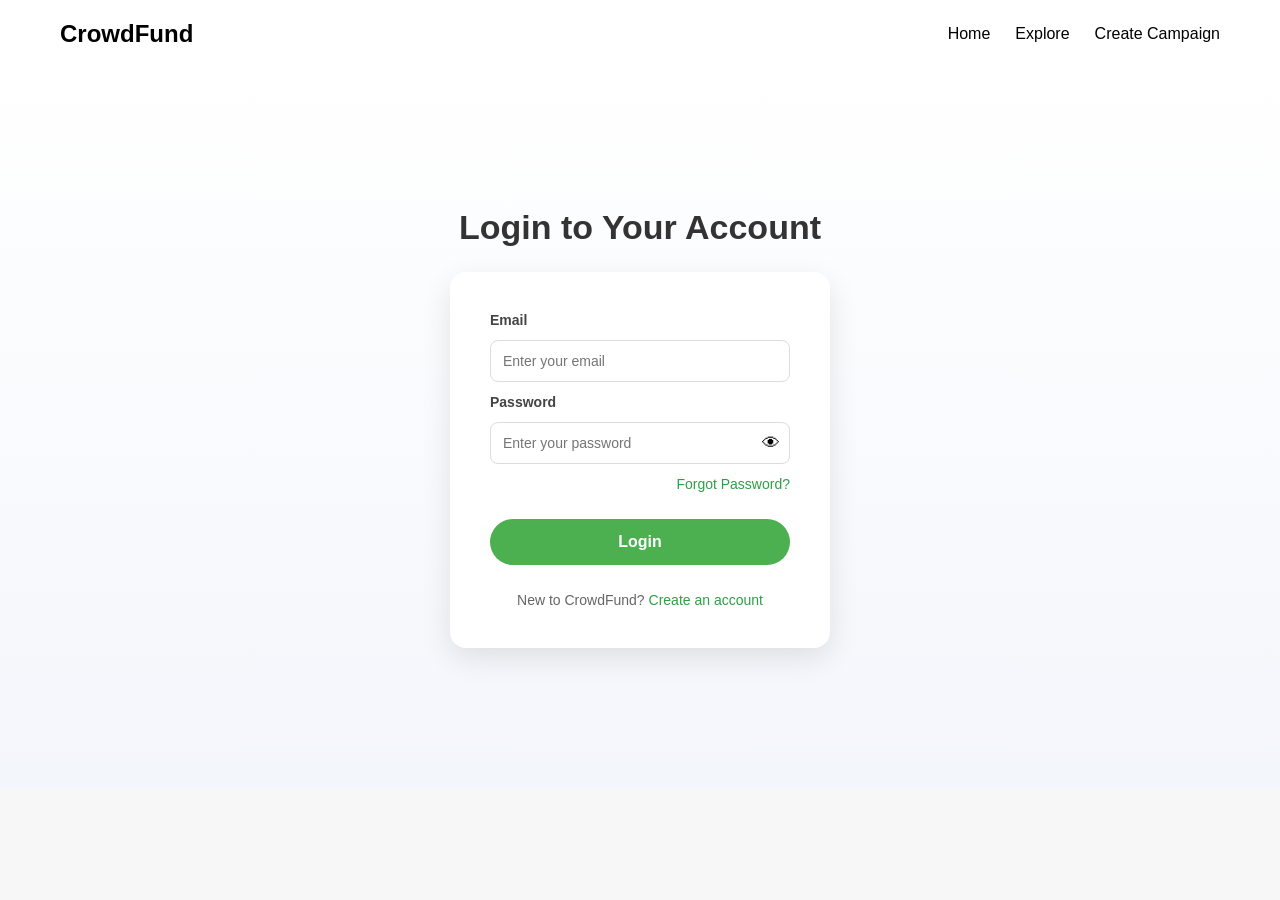
<file: create-campaign.html>
<!DOCTYPE html>
<html lang="en">

<head>
<meta charset="UTF-8">
<meta name="viewport" content="width=device-width, initial-scale=1.0">
<title>Create Campaign | CrowdFund</title>
<link rel="stylesheet" href="css/style.css">
</head>

<body>

<header>
<nav class="navbar">

<div class="logo">CrowdFund</div>

<ul class="nav-links">
<li><a href="index.html">Home</a></li>
<li><a href="explore.html">Explore</a></li>
<li><a href="how-it-works.html">How it Works</a></li>
<li><a href="#">Login</a></li>
<li><a href="create-campaign.html" class="start-campaign">Create Campaign</a></li>
</ul>

</nav>
</header>

<section class="campaign-title">
<h1>Create Your Fundraising Campaign</h1>
<p>Start raising funds for your cause in just a few simple steps.</p>
</section>

<section class="campaign-form-section">

<div class="campaign-form-container">

<form id="campaignForm">

<label>Campaign Title</label>
<input type="text" id="title" required>

<label>Category</label>
<select id="category">
<option>Medical</option>
<option>Education</option>
<option>Community</option>
<option>Startup</option>
<option>Animal Rescue</option>
<option>Disaster Relief</option>
</select>

<label>Goal Amount (₹)</label>
<input type="number" id="goal" required>

<label>Campaign Description</label>
<textarea id="desc" rows="6" required></textarea>

<label>Your Name</label>
<input type="text" id="name" required>

<label>Email Address</label>
<input type="email" id="email" required>

<!-- ✅ NEW IMAGE UPLOAD OPTION -->
<label>Upload Campaign Image (Optional)</label>
<input type="file" id="imageFile" accept="image/*">

<button type="submit" class="submit-campaign">Create Campaign</button>

</form>

</div>

</section>

<footer class="footer">

<div class="footer-container">

<div class="footer-section">

<h3>CrowdFund</h3>

<p>
CrowdFund helps people raise money for personal, social, and creative causes.
</p>

</div>

<div class="footer-section">

<h3>Quick Links</h3>

<ul>
<li><a href="#">Home</a></li>
<li><a href="#">Explore Campaigns</a></li>
<li><a href="#">Start Campaign</a></li>
<li><a href="#">How it Works</a></li>
</ul>

</div>

<div class="footer-section">

<h3>Support</h3>

<ul>
<li><a href="#">Help Center</a></li>
<li><a href="#">Safety</a></li>
<li><a href="#">Terms</a></li>
<li><a href="#">Privacy</a></li>
</ul>

</div>

<div class="footer-section">

<h3>Contact</h3>

<p>Email: support@crowdfund.com</p>
<p>Phone: +91 9876543210</p>

</div>

</div>

<div class="footer-bottom">

<p>© 2026 CrowdFund Platform | Developed by Seven-Hub Technologies</p>

</div>

</footer>

<script>

// LOGIN CHECK (PAGE OPEN होताना)

let user = localStorage.getItem("loggedInUser");

if(!user){

alert("Please login first to create campaign!");

window.location.href = "login.html";

}

</script>

<script>

document.getElementById("campaignForm").addEventListener("submit", function(e){

e.preventDefault();

let fileInput = document.getElementById("imageFile");
let file = fileInput.files[0];

let reader = new FileReader();

reader.onload = function(){

    let imageData = "";

    // If user selected image → convert to Base64
    if(file){
        imageData = reader.result;
    }

    let campaign = {
        title: document.getElementById("title").value.trim(),
        category: document.getElementById("category").value,
        description: document.getElementById("desc").value.trim(),
        goal: parseInt(document.getElementById("goal").value),
        raised: 0,
        image: imageData,   // uploaded image
        name: document.getElementById("name").value.trim(),
        email: document.getElementById("email").value.trim()
    };

    let campaigns = JSON.parse(localStorage.getItem("campaigns")) || [];
    campaigns.push(campaign);

    localStorage.setItem("campaigns", JSON.stringify(campaigns));

    alert("Campaign Created Successfully!");

    window.location.href = "explore.html";
};

if(file){
    reader.readAsDataURL(file);
}else{
    reader.onload(); // if no image selected
}

});

</script>

</body>
</html>
</file>
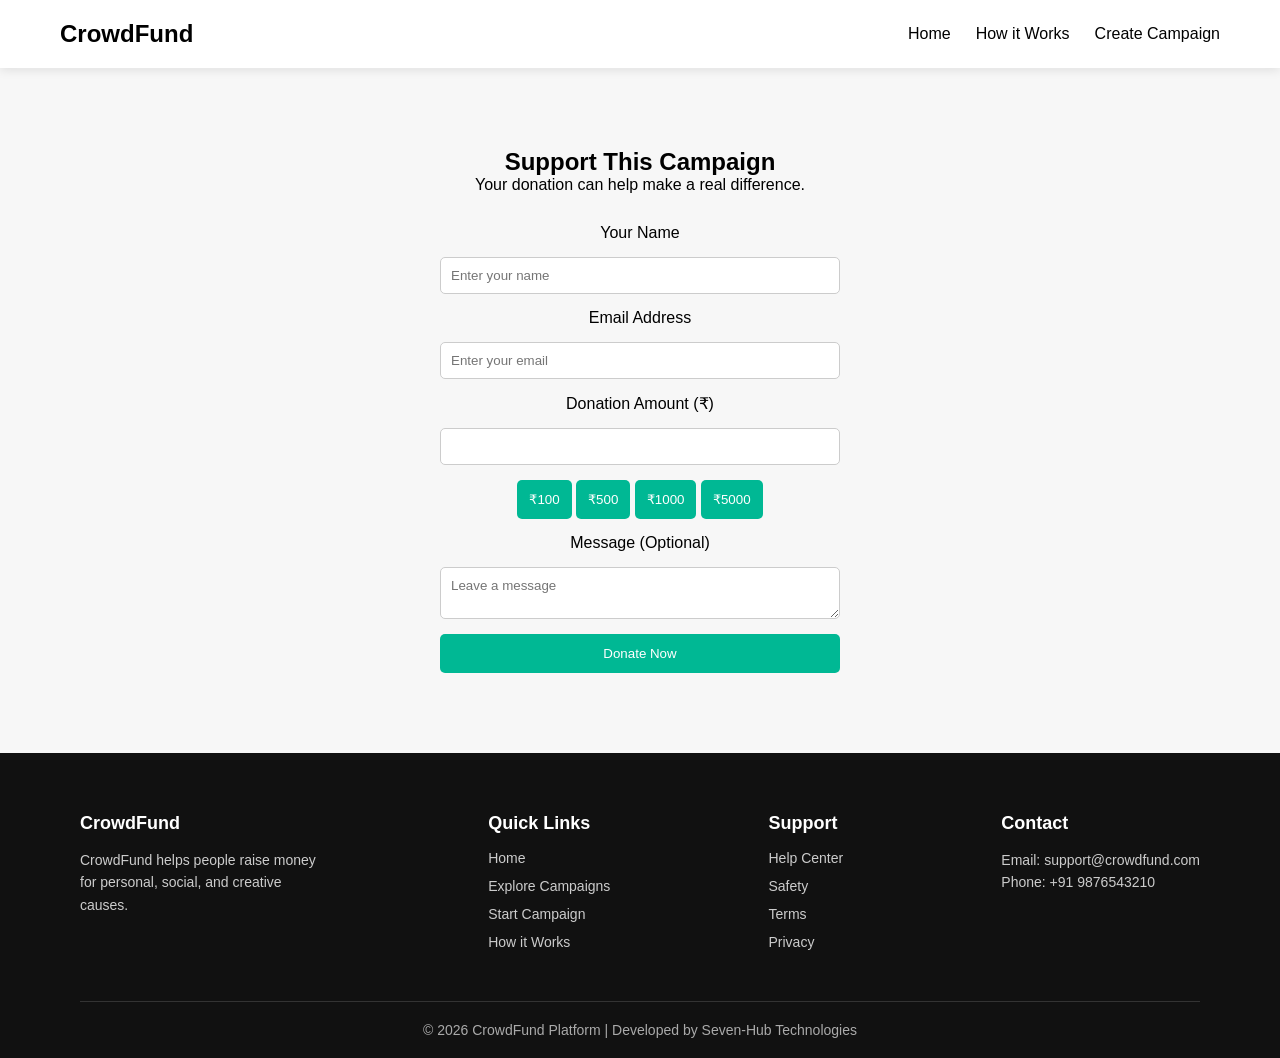
<file: donate.html>
<!DOCTYPE html>
<html lang="en">

<head>

<meta charset="UTF-8">
<meta name="viewport" content="width=device-width, initial-scale=1.0">

<title>Donate</title>

<link rel="stylesheet" href="css/style.css">

</head>

<body>

<header>

<nav class="navbar">

<div class="logo">CrowdFund</div>

<ul class="nav-links">
<li><a href="index.html">Home</a></li>
<li><a href="how-it-works.html">How it Works</a></li>
<li><a href="create-campaign.html">Create Campaign</a></li>
</ul>

</nav>

</header>

<section class="donate-section">

<h1>Support This Campaign</h1>

<p>Your donation can help make a real difference.</p>

<form class="donate-form" id="donateForm">

<label>Your Name</label>
<input type="text" placeholder="Enter your name" required>

<label>Email Address</label>
<input type="email" placeholder="Enter your email" required>

<label>Donation Amount (₹)</label>
<input type="number" id="donationAmount" step="50" min="50" required>

<div class="amount-buttons">

<button type="button" onclick="setAmount(100)">₹100</button>
<button type="button" onclick="setAmount(500)">₹500</button>
<button type="button" onclick="setAmount(1000)">₹1000</button>
<button type="button" onclick="setAmount(5000)">₹5000</button>

</div>

<label>Message (Optional)</label>
<textarea placeholder="Leave a message"></textarea>

<button type="submit" class="donate-now-btn">Donate Now</button>

</form>

</section>

<footer class="footer">

<div class="footer-container">

<div class="footer-section">
<h3>CrowdFund</h3>
<p>
CrowdFund helps people raise money for personal, social, and creative causes.
</p>
</div>

<div class="footer-section">
<h3>Quick Links</h3>
<ul>
<li><a href="index.html">Home</a></li>
<li><a href="explore.html">Explore Campaigns</a></li>
<li><a href="create-campaign.html">Start Campaign</a></li>
<li><a href="how-it-works.html">How it Works</a></li>
</ul>
</div>

<div class="footer-section">
<h3>Support</h3>
<ul>
<li><a href="#">Help Center</a></li>
<li><a href="#">Safety</a></li>
<li><a href="#">Terms</a></li>
<li><a href="#">Privacy</a></li>
</ul>
</div>

<div class="footer-section">
<h3>Contact</h3>
<p>Email: support@crowdfund.com</p>
<p>Phone: +91 9876543210</p>
</div>

</div>

<div class="footer-bottom">
<p>© 2026 CrowdFund Platform | Developed by Seven-Hub Technologies</p>
</div>

</footer>

<script>

function setAmount(value){
document.getElementById("donationAmount").value = value;
}

document.getElementById("donateForm").addEventListener("submit", function(e){

e.preventDefault();

let amount = document.getElementById("donationAmount").value;

localStorage.setItem("donationAmount", amount);

window.location.href="payment.html";

});

</script>

</body>
</html>
</file>
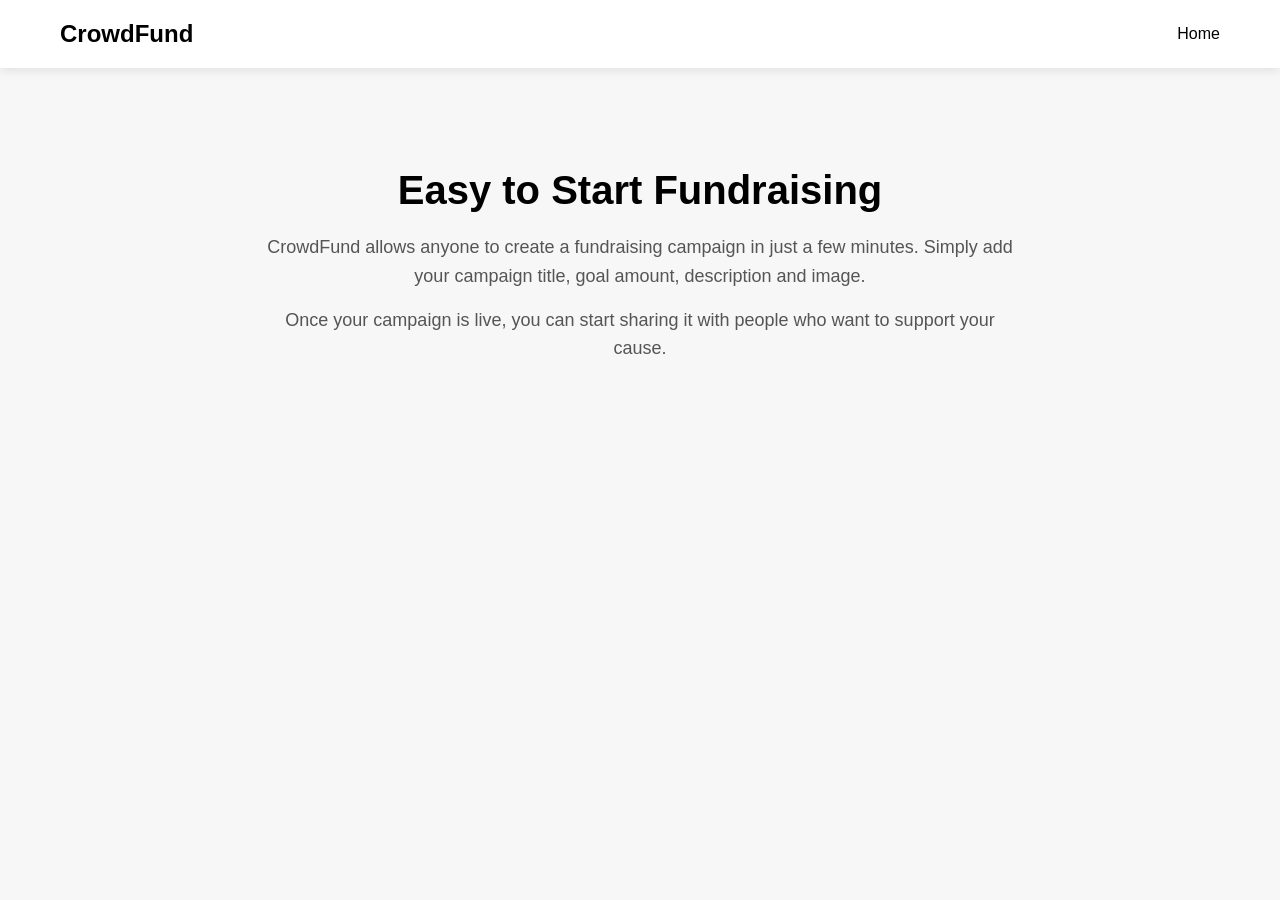
<file: easy-start.html>
<!DOCTYPE html>
<html>
<head>
<title>Easy to Start</title>
<link rel="stylesheet" href="css/style.css">
</head>

<body>

<header>
<nav class="navbar">
<div class="logo">CrowdFund</div>
<ul class="nav-links">
<li><a href="index.html">Home</a></li>
</ul>
</nav>
</header>

<section class="info-page">

<h1>Easy to Start Fundraising</h1>

<p>
CrowdFund allows anyone to create a fundraising campaign in just a few minutes.
Simply add your campaign title, goal amount, description and image.
</p>

<p>
Once your campaign is live, you can start sharing it with people who want
to support your cause.
</p>

</section>

</body>
</html>
</file>
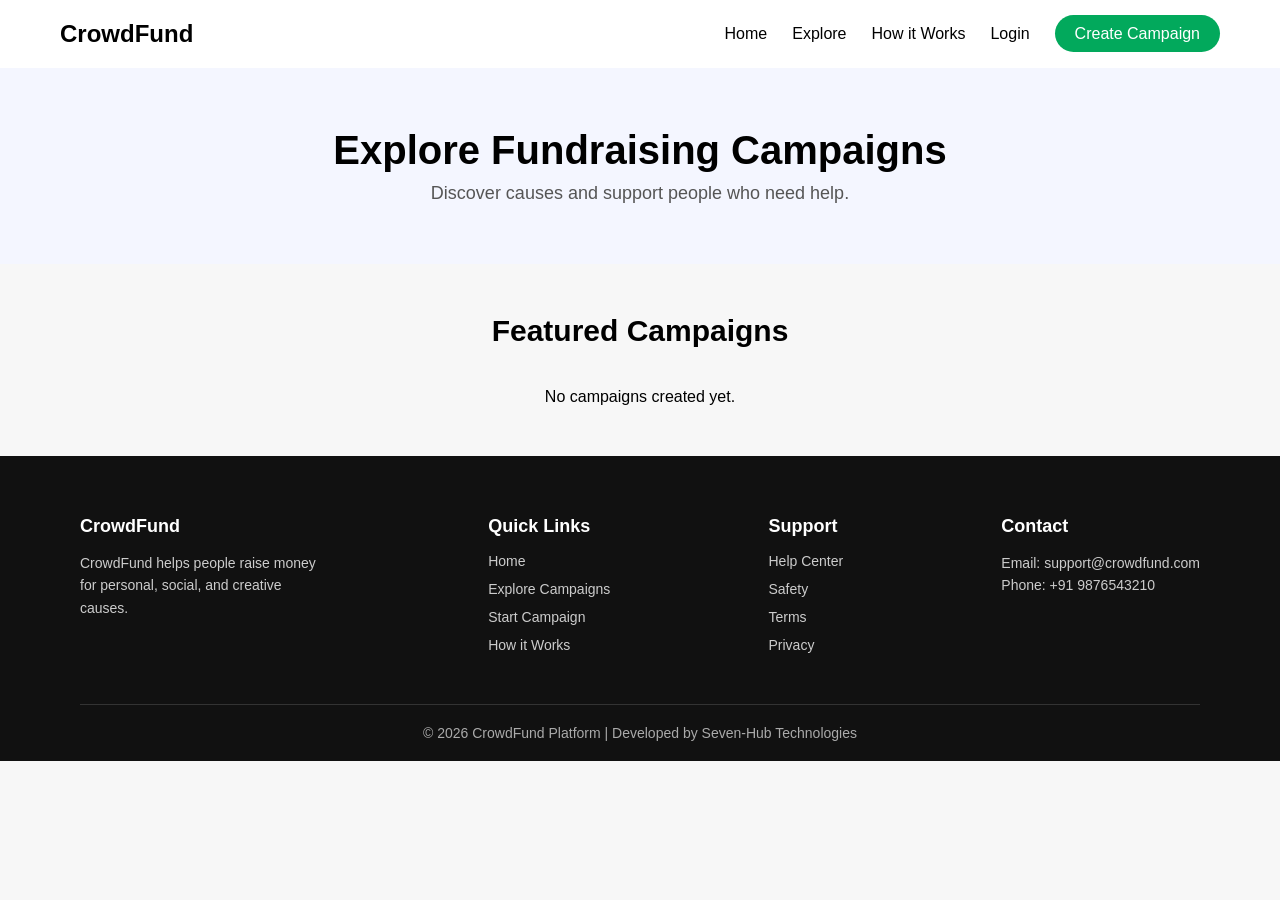
<file: explore.html>
<!DOCTYPE html>
<html lang="en">
<head>
<meta charset="UTF-8">
<meta name="viewport" content="width=device-width, initial-scale=1.0">
<title>Explore Campaigns | CrowdFund</title>
<link rel="stylesheet" href="css/style.css">

<style>
.progress-bar{
width:100%;
height:10px;
background:#eee;
border-radius:10px;
margin-top:10px;
overflow:hidden;
}

.progress{
height:100%;
background:#28a745;
width:0%;
}
</style>

</head>

<body>

<header>
<nav class="navbar">

<div class="logo">CrowdFund</div>

<ul class="nav-links">
<li><a href="index.html">Home</a></li>
<li><a href="explore.html">Explore</a></li>
<li><a href="how-it-works.html">How it Works</a></li>
<li><a href="#">Login</a></li>
<li><a href="create-campaign.html" class="start-campaign">Create Campaign</a></li>
</ul>

</nav>
</header>

<section class="explore-header">
<h1>Explore Fundraising Campaigns</h1>
<p>Discover causes and support people who need help.</p>
</section>

<section class="campaigns">
<h2>Featured Campaigns</h2>
<div class="campaign-grid" id="campaignGrid"></div>
</section>

<footer class="footer">

<div class="footer-container">

<div class="footer-section">

<h3>CrowdFund</h3>

<p>
CrowdFund helps people raise money for personal, social, and creative causes.
</p>

</div>

<div class="footer-section">

<h3>Quick Links</h3>

<ul>
<li><a href="#">Home</a></li>
<li><a href="#">Explore Campaigns</a></li>
<li><a href="#">Start Campaign</a></li>
<li><a href="#">How it Works</a></li>
</ul>

</div>

<div class="footer-section">

<h3>Support</h3>

<ul>
<li><a href="#">Help Center</a></li>
<li><a href="#">Safety</a></li>
<li><a href="#">Terms</a></li>
<li><a href="#">Privacy</a></li>
</ul>

</div>

<div class="footer-section">

<h3>Contact</h3>

<p>Email: support@crowdfund.com</p>
<p>Phone: +91 9876543210</p>

</div>

</div>

<div class="footer-bottom">

<p>© 2026 CrowdFund Platform | Developed by Seven-Hub Technologies</p>

</div>

</footer>

<script>

let campaigns = JSON.parse(localStorage.getItem("campaigns")) || [];
let grid = document.getElementById("campaignGrid");

grid.innerHTML = "";

// If no campaigns
if(campaigns.length === 0){
    grid.innerHTML = "<p>No campaigns created yet.</p>";
}

campaigns.forEach((campaign, index) => {

    let percent = 0;

    if(campaign.goal > 0){
        percent = Math.min((campaign.raised / campaign.goal) * 100, 100);
    }

    let card = document.createElement("div");
    card.className = "campaign-card";

    // ✅ Show image only if exists
    let imageHTML = "";

    if(campaign.image && campaign.image.trim() !== ""){
        imageHTML = `<img src="${campaign.image}" alt="Campaign Image">`;
    }

    card.innerHTML = `
        ${imageHTML}
        <h3>${campaign.title}</h3>
        <p class="campaign-desc">${campaign.description || ""}</p>
        <p>₹${campaign.raised} raised of ₹${campaign.goal}</p>

        <div class="progress-bar">
            <div class="progress" style="width:${percent}%"></div>
        </div>

        <button onclick="donate(${index})" class="donate-btn">Donate</button>
    `;

    grid.appendChild(card);

});

function donate(index){
    localStorage.setItem("selectedCampaign", index);
    window.location.href="donate.html";
}

</script>

</body>
</html>
</file>
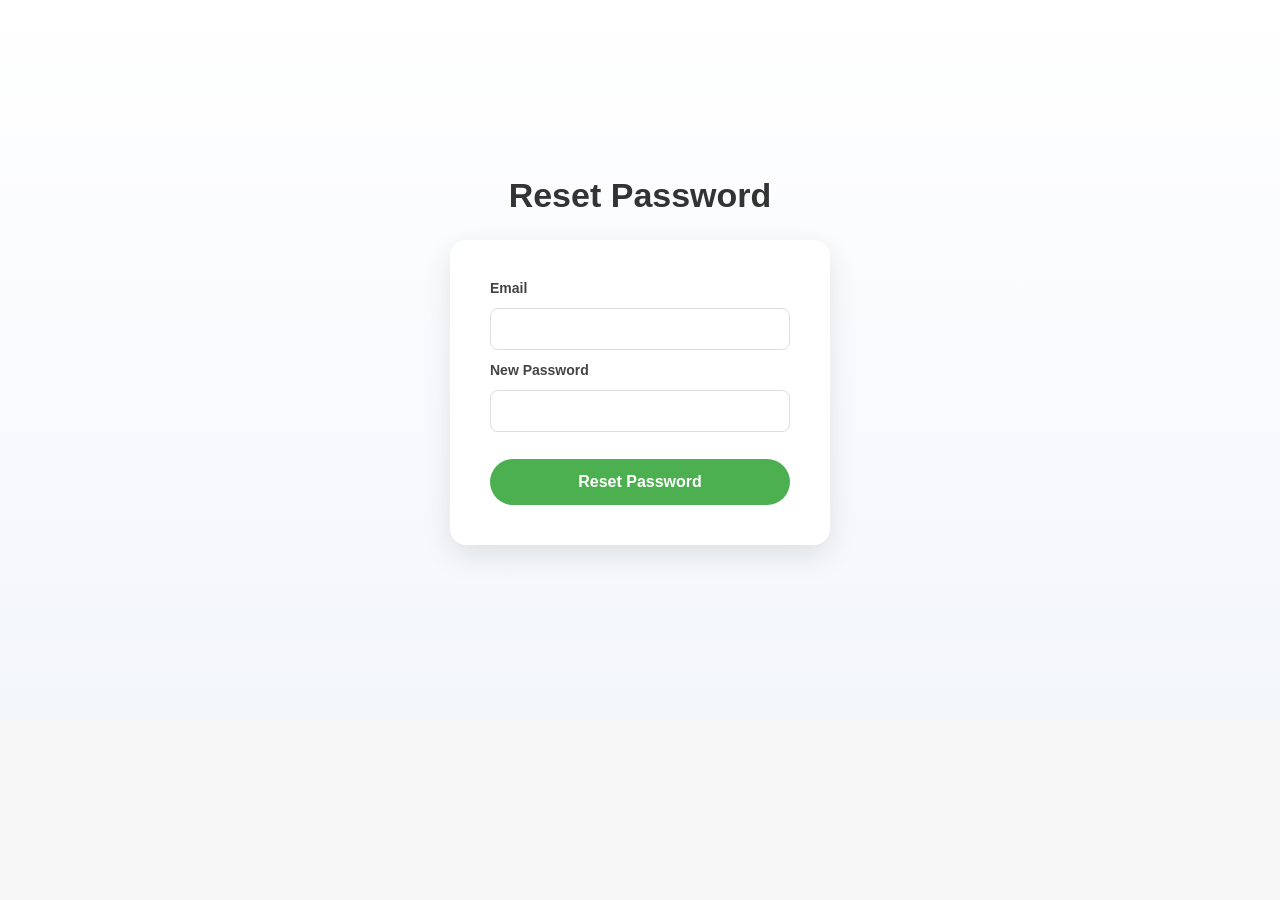
<file: forgot.html>
<!DOCTYPE html>
<html>
<head>
<title>Forgot Password</title>
<link rel="stylesheet" href="css/style.css">
</head>

<body>

<section class="login-section">

<h1>Reset Password</h1>

<form id="resetForm">

<label>Email</label>
<input type="email" id="email" required>

<label>New Password</label>
<input type="text" id="password" required>

<button type="submit">Reset Password</button>

</form>

</section>

<script>

document.getElementById("resetForm").addEventListener("submit",function(e){

e.preventDefault();

let email=document.getElementById("email").value;
let password=document.getElementById("password").value;

let user=JSON.parse(localStorage.getItem("user_"+email));

if(user){

user.password=password;

localStorage.setItem("user_"+email,JSON.stringify(user));

alert("Password Updated!");

window.location.href="login.html";

}
else{

alert("Account not found");

}

});

</script>

</body>
</html>
</file>
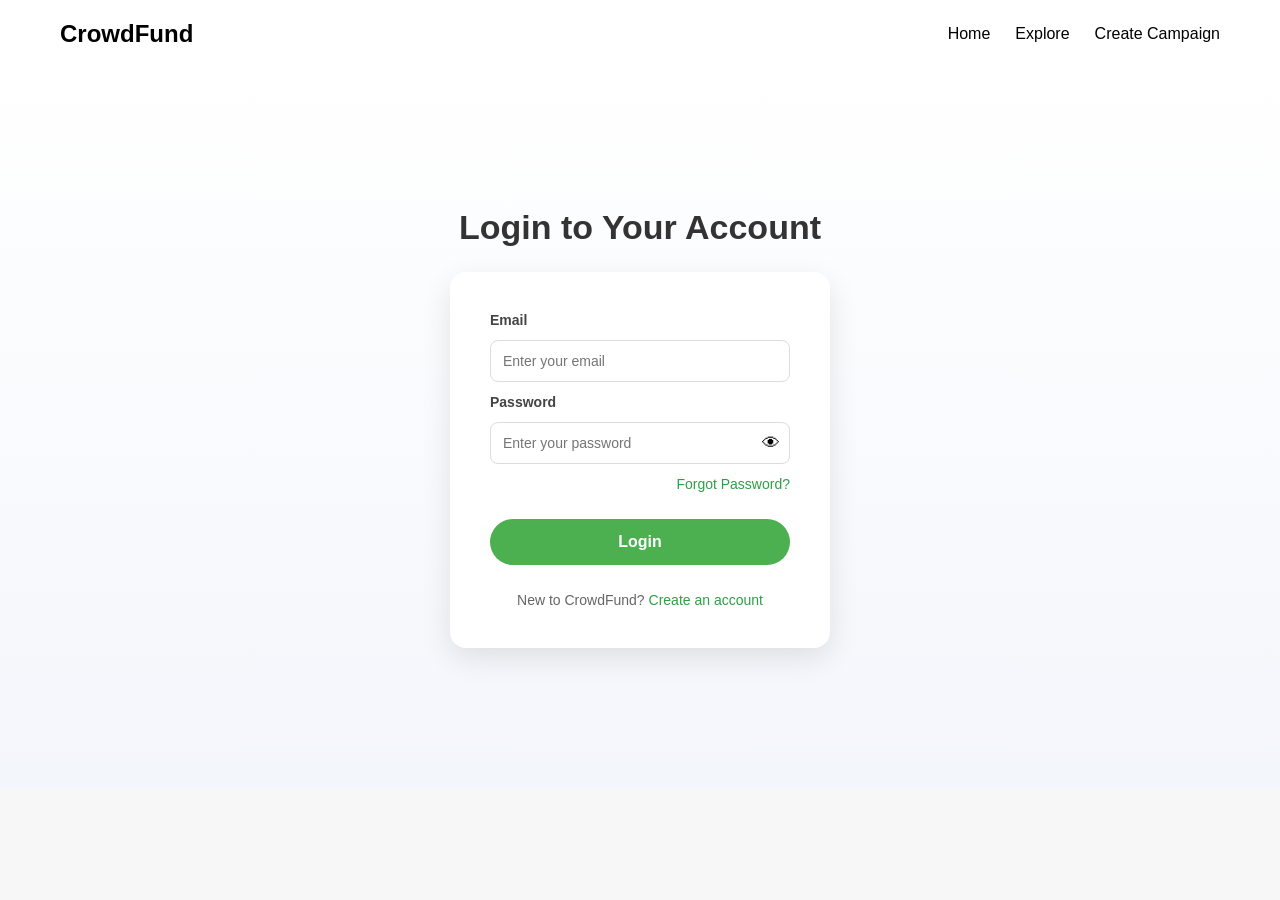
<file: login.html>
<!DOCTYPE html>
<html lang="en">

<head>
<meta charset="UTF-8">
<meta name="viewport" content="width=device-width, initial-scale=1.0">
<title>Login | CrowdFund</title>
<link rel="stylesheet" href="css/style.css">

<style>

/* PASSWORD BOX */

.password-box{
position:relative;
}

.password-box input{
width:100%;
padding:12px;
border:1px solid #ddd;
border-radius:8px;
}

.password-box span{
position:absolute;
right:10px;
top:50%;
transform:translateY(-50%);
cursor:pointer;
font-size:18px;
}

</style>

</head>

<body>

<header>
<nav class="navbar">

<div class="logo">CrowdFund</div>

<ul class="nav-links">
<li><a href="index.html">Home</a></li>
<li><a href="explore.html">Explore</a></li>
<li><a href="create-campaign.html">Create Campaign</a></li>
</ul>

</nav>
</header>

<section class="login-section">

<h1>Login to Your Account</h1>

<form id="loginForm">

<label>Email</label>
<input type="email" id="email" placeholder="Enter your email" required>

<label>Password</label>

<div class="password-box">
<input type="password" id="password" placeholder="Enter your password" required>
<span onclick="togglePassword()">👁</span>
</div>

<!-- Forgot password -->
<p style="text-align:right; font-size:14px;">
<a href="forgot.html">Forgot Password?</a>
</p>

<button type="submit">Login</button>

<!-- Create account -->
<p style="margin-top:15px; text-align:center;">
New to CrowdFund? 
<a href="signup.html">Create an account</a>
</p>

</form>

</section>

<script>

function togglePassword(){

let pass = document.getElementById("password");

if(pass.type === "password"){
pass.type = "text";
}else{
pass.type = "password";
}

}

document.getElementById("loginForm").addEventListener("submit", function(e){

e.preventDefault();

let email = document.getElementById("email").value;
let password = document.getElementById("password").value;

let user = JSON.parse(localStorage.getItem("user_"+email));

if(user && user.password === password){

localStorage.setItem("loggedInUser", email);

alert("Login Successful!");

window.location.href="index.html";

}
else{

alert("Invalid Email or Password");

}

});

</script>

</body>
</html>
</file>
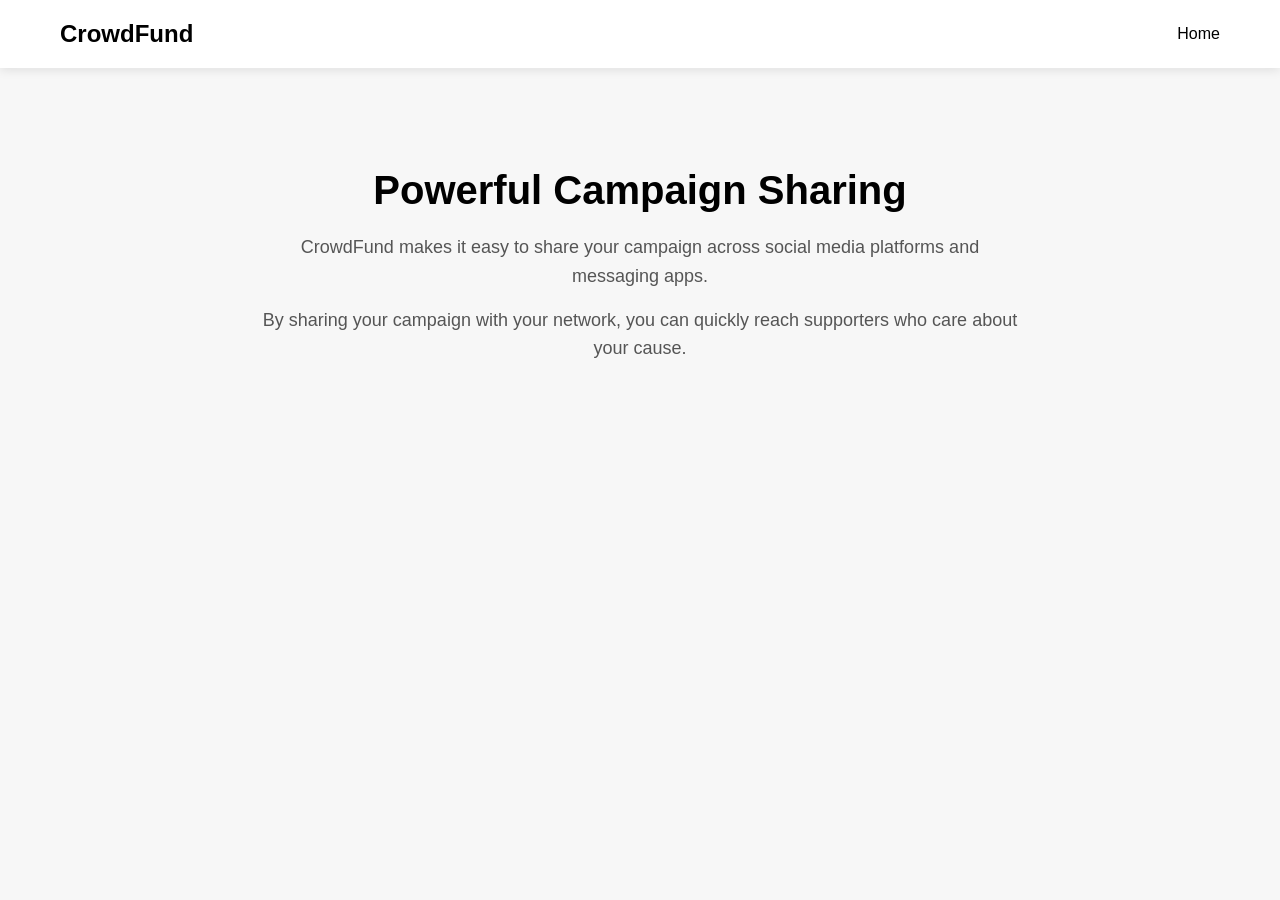
<file: sharing.html>
<!DOCTYPE html>
<html>
<head>
<title>Powerful Sharing</title>
<link rel="stylesheet" href="css/style.css">
</head>

<body>

<header>
<nav class="navbar">
<div class="logo">CrowdFund</div>
<ul class="nav-links">
<li><a href="index.html">Home</a></li>
</ul>
</nav>
</header>

<section class="info-page">

<h1>Powerful Campaign Sharing</h1>

<p>
CrowdFund makes it easy to share your campaign across social media
platforms and messaging apps.
</p>

<p>
By sharing your campaign with your network, you can quickly reach
supporters who care about your cause.
</p>

</section>

</body>
</html>
</file>
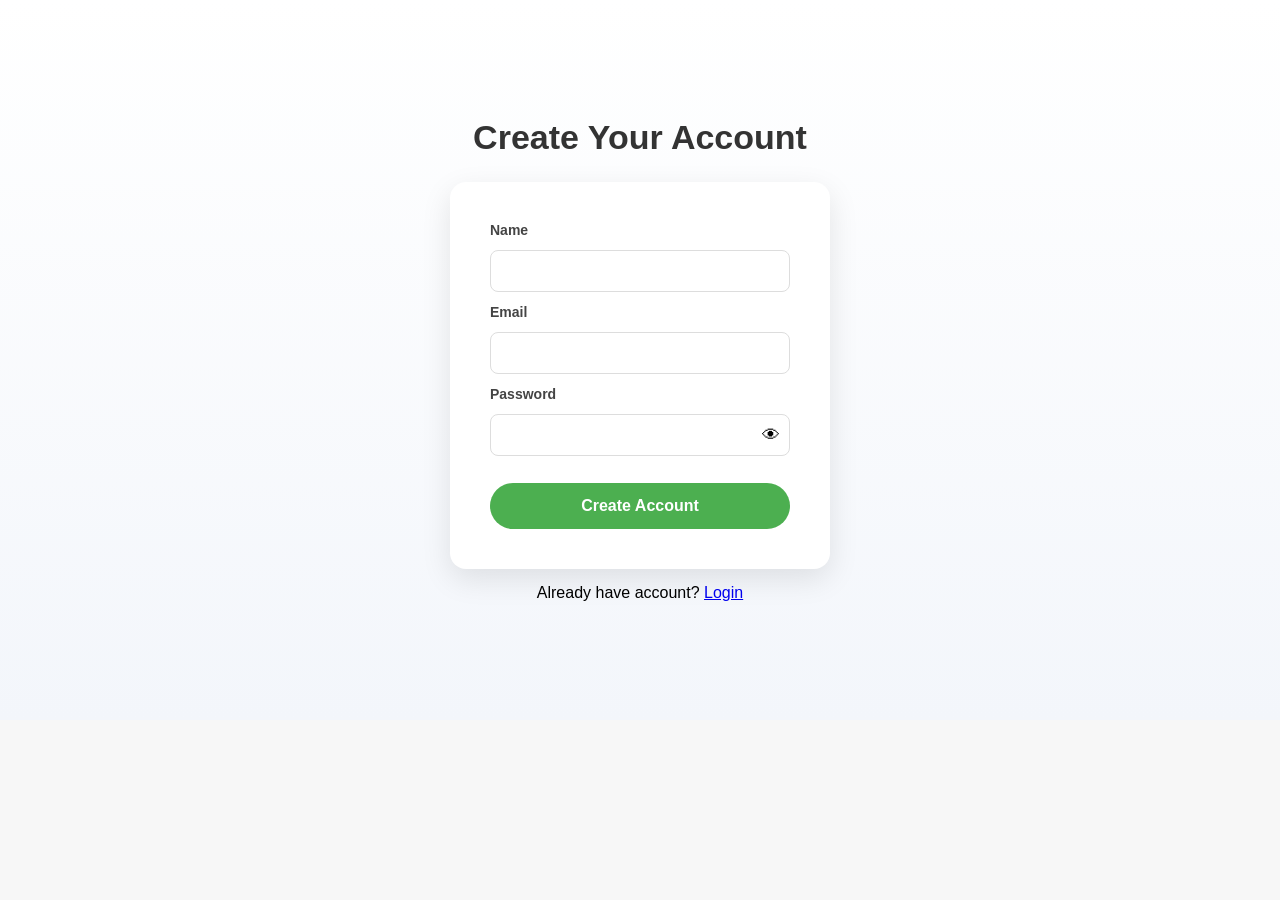
<file: signup.html>
<!DOCTYPE html>
<html lang="en">

<head>
<meta charset="UTF-8">
<meta name="viewport" content="width=device-width, initial-scale=1.0">
<title>Create Account | CrowdFund</title>
<link rel="stylesheet" href="css/style.css">

<style>

/* PASSWORD BOX */

.password-box{
position:relative;
}

.password-box input{
width:100%;
padding:12px;
border:1px solid #ddd;
border-radius:8px;
}

.password-box span{
position:absolute;
right:10px;
top:50%;
transform:translateY(-50%);
cursor:pointer;
font-size:18px;
}

</style>

</head>

<body>

<section class="login-section">

<h1>Create Your Account</h1>

<form id="signupForm">

<label>Name</label>
<input type="text" id="name" required>

<label>Email</label>
<input type="email" id="email" required>

<label>Password</label>

<div class="password-box">
<input type="password" id="password" required>
<span onclick="togglePassword()">👁</span>
</div>

<button type="submit">Create Account</button>

</form>

<p style="margin-top:15px;">
Already have account?
<a href="login.html">Login</a>
</p>

</section>

<script>

function togglePassword(){

let pass = document.getElementById("password");

if(pass.type === "password"){
pass.type = "text";
}else{
pass.type = "password";
}

}

document.getElementById("signupForm").addEventListener("submit",function(e){

e.preventDefault();

let name = document.getElementById("name").value;
let email = document.getElementById("email").value;
let password = document.getElementById("password").value;

let user = {name,email,password};

localStorage.setItem("user_"+email, JSON.stringify(user));

alert("Account Created Successfully!");

window.location.href="login.html";

});

</script>

</body>
</html>
</file>
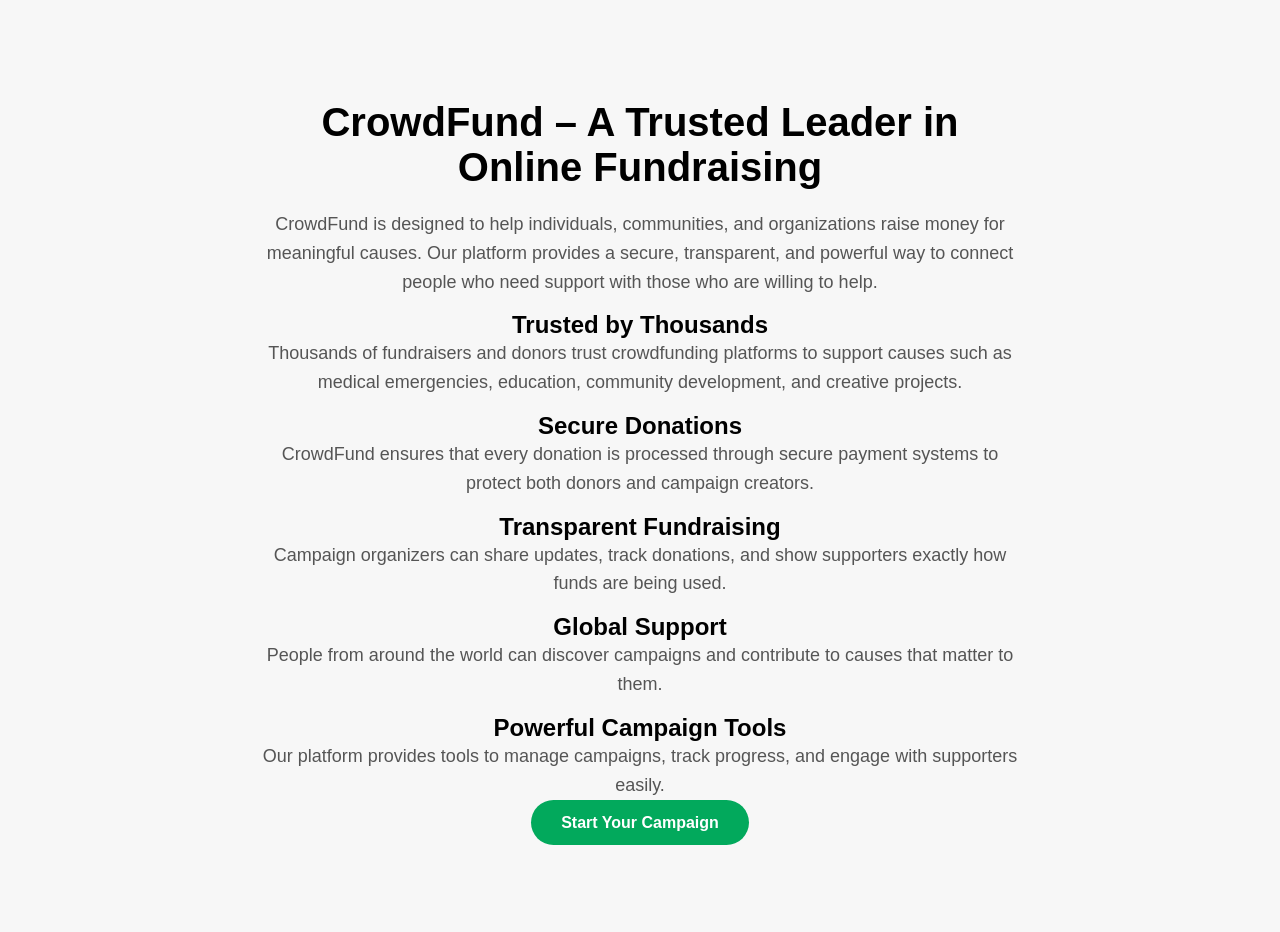
<file: trusted-leader.html>
<!DOCTYPE html>
<html lang="en">

<head>

<meta charset="UTF-8">
<meta name="viewport" content="width=device-width, initial-scale=1.0">

<title>CrowdFund Trusted Leader</title>

<link rel="stylesheet" href="css/style.css">

</head>

<body>

<section class="info-page">

<h1>CrowdFund – A Trusted Leader in Online Fundraising</h1>

<p>
CrowdFund is designed to help individuals, communities, and organizations
raise money for meaningful causes. Our platform provides a secure,
transparent, and powerful way to connect people who need support with
those who are willing to help.
</p>

<h2>Trusted by Thousands</h2>

<p>
Thousands of fundraisers and donors trust crowdfunding platforms to
support causes such as medical emergencies, education, community
development, and creative projects.
</p>

<h2>Secure Donations</h2>

<p>
CrowdFund ensures that every donation is processed through secure
payment systems to protect both donors and campaign creators.
</p>

<h2>Transparent Fundraising</h2>

<p>
Campaign organizers can share updates, track donations, and show
supporters exactly how funds are being used.
</p>

<h2>Global Support</h2>

<p>
People from around the world can discover campaigns and contribute
to causes that matter to them.
</p>

<h2>Powerful Campaign Tools</h2>

<p>
Our platform provides tools to manage campaigns, track progress,
and engage with supporters easily.
</p>

<a href="create-campaign.html" class="start-btn">Start Your Campaign</a>

</section>

</body>

</html>
</file>
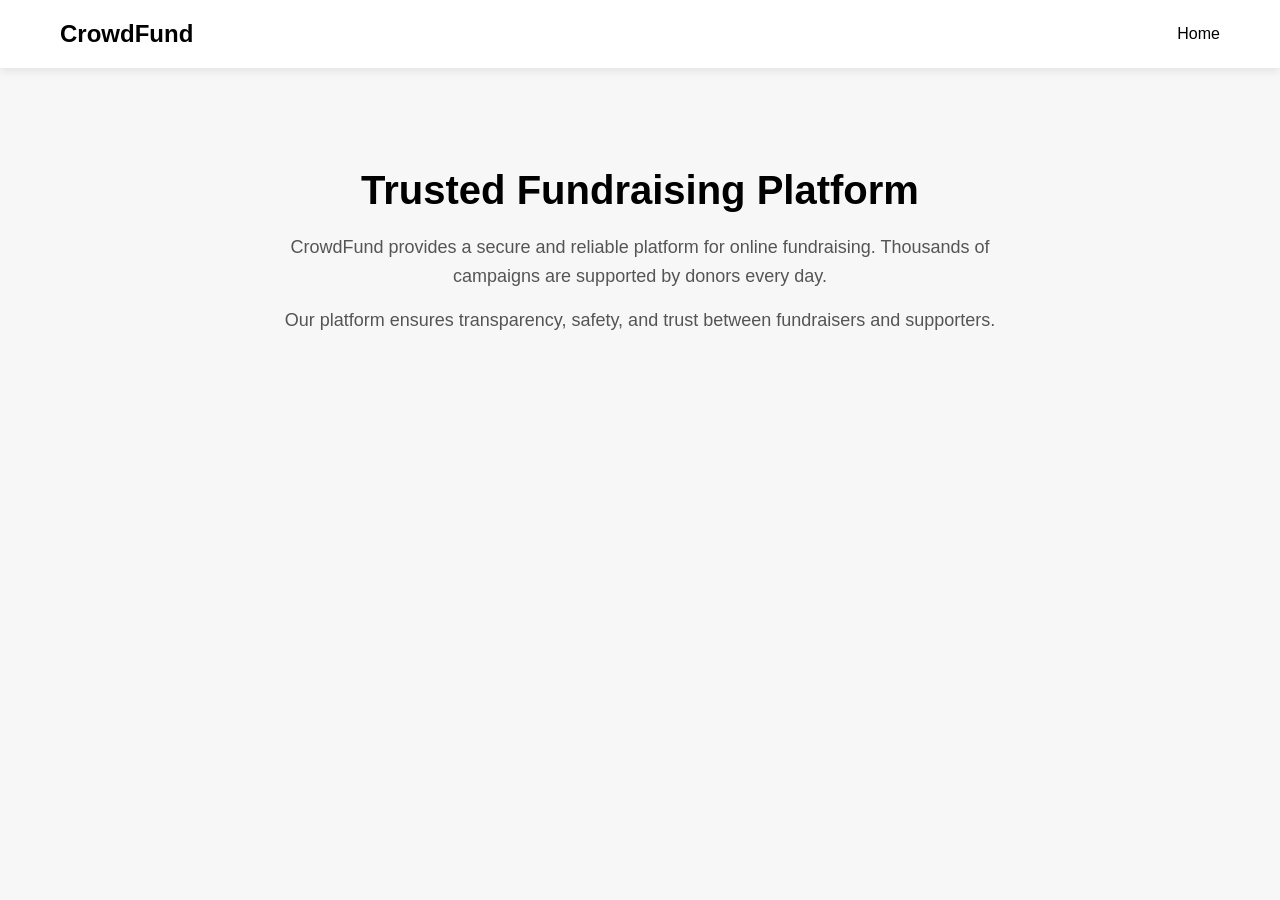
<file: trusted.html>
<!DOCTYPE html>
<html>
<head>
<title>Trusted Platform</title>
<link rel="stylesheet" href="css/style.css">
</head>

<body>

<header>
<nav class="navbar">
<div class="logo">CrowdFund</div>
<ul class="nav-links">
<li><a href="index.html">Home</a></li>
</ul>
</nav>
</header>

<section class="info-page">

<h1>Trusted Fundraising Platform</h1>

<p>
CrowdFund provides a secure and reliable platform for online fundraising.
Thousands of campaigns are supported by donors every day.
</p>

<p>
Our platform ensures transparency, safety, and trust between
fundraisers and supporters.
</p>

</section>

</body>
</html>
</file>
<file: css/style.css>
*{
margin:0;
padding:0;
box-sizing:border-box;
font-family:Arial;
}

body{
background:#f7f7f7;
}

/* NAVBAR */

.navbar{
display:flex;
justify-content:space-between;
align-items:center;
padding:20px 60px;
background:white;
box-shadow:0 2px 10px rgba(0,0,0,0.1);
}

.logo{
font-size:24px;
font-weight:bold;
}

.nav-links{
display:flex;
list-style:none;
align-items:center;
}

.nav-links li{
margin-left:25px;
}

.nav-links a{
text-decoration:none;
color:black;
font-weight:500;
transition:0.3s;
}

.nav-links a:hover{
color:#02a95c;
}

/* CREATE CAMPAIGN BUTTON */

.start-campaign{
background:#02a95c;
color:white !important;
padding:10px 20px;
border-radius:25px;
font-weight:bold;
transition:0.3s;
}

.start-campaign:hover{
background:#028a4c;
}

/* HERO */

.hero{
display:flex;
align-items:center;
justify-content:space-between;
padding:80px;
background:#eef6ff;
}

.hero-text{
max-width:500px;
}

.hero-text h1{
font-size:50px;
margin-bottom:20px;
}

.hero-text p{
margin-bottom:25px;
font-size:18px;
}

.start-btn{
background:#02a95c;
color:white;
padding:14px 30px;
border-radius:30px;
text-decoration:none;
font-weight:bold;
transition:0.3s;
}

.start-btn:hover{
background:#028a4c;
}

/* HERO IMAGE */

.hero-image img{
width:450px;
border-radius:10px;
object-fit:cover;
}

/* FEATURES */

.features{
padding:80px;
text-align:center;
background:#ffffff;
}

.feature-container{
display:flex;
justify-content:center;
gap:30px;
margin-top:40px;
flex-wrap:wrap;
}

.feature-box{
background:white;
padding:30px;
width:250px;
border-radius:10px;
box-shadow:0 0 10px rgba(0,0,0,0.1);
transition:0.3s;
}

.feature-box:hover{
transform:translateY(-5px);
}

.feature-box img{
margin-bottom:15px;
}

/* CAMPAIGNS */

.campaigns{
padding:80px;
text-align:center;
}

.campaign-container{
display:flex;
justify-content:center;
gap:30px;
flex-wrap:wrap;
margin-top:40px;
}

.campaign-card{
background:white;
width:300px;
padding:20px;
border-radius:10px;
box-shadow:0 0 10px rgba(0,0,0,0.1);
transition:0.3s;
}

.campaign-card:hover{
transform:translateY(-5px);
}

.campaign-card img{
width:100%;
height:200px;
border-radius:10px;
object-fit:cover;
margin-bottom:15px;
}

.progress-bar{
background:#ddd;
height:10px;
border-radius:10px;
margin:10px 0;
}

.progress{
background:#02a95c;
height:10px;
border-radius:10px;
}

.campaign-card button{
background:#02a95c;
color:white;
border:none;
padding:10px 20px;
border-radius:5px;
cursor:pointer;
transition:0.3s;
}

.campaign-card button:hover{
background:#028a4c;
}

/* CTA */

.cta{
background:#02a95c;
color:white;
text-align:center;
padding:80px 20px;
}

.cta h2{
font-size:36px;
margin-bottom:30px;
}

.cta .start-btn{
display:inline-block;
margin-top:10px;
background:white;
color:#02a95c;
padding:14px 32px;
border-radius:30px;
text-decoration:none;
font-weight:bold;
transition:0.3s;
}

.cta .start-btn:hover{
background:#f2f2f2;
transform:scale(1.05);
}

/* LARGE FOOTER */

.footer{
background:#111;
color:white;
padding:60px 80px 20px;
}

.footer-container{
display:flex;
justify-content:space-between;
flex-wrap:wrap;
gap:40px;
}

.footer-section{
max-width:250px;
}

.footer-section h3{
margin-bottom:15px;
font-size:18px;
}

.footer-section p{
color:#ccc;
font-size:14px;
line-height:1.6;
}

.footer-section ul{
list-style:none;
}

.footer-section ul li{
margin-bottom:10px;
}

.footer-section a{
color:#ccc;
text-decoration:none;
font-size:14px;
}

.footer-section a:hover{
color:white;
}

.footer-bottom{
text-align:center;
border-top:1px solid #333;
margin-top:40px;
padding-top:20px;
color:#aaa;
font-size:14px;
}

/* TRUST SECTION */

.trust-section{
padding:80px;
background:#ffffff;
text-align:center;
}

.trust-section h2{
font-size:36px;
margin-bottom:50px;
}

.trust-container{
display:flex;
justify-content:center;
gap:40px;
flex-wrap:wrap;
}

.trust-box{
background:#f9f9f9;
padding:30px;
width:280px;
border-radius:10px;
box-shadow:0 0 10px rgba(0,0,0,0.1);
transition:0.3s;
}

.trust-box:hover{
transform:translateY(-5px);
}

.trust-box img{
margin-bottom:15px;
}

/* INFO SECTION */

.info-section{
background:#063d2b;
padding:80px;
color:white;
}

.info-container{
display:flex;
align-items:center;
justify-content:space-between;
gap:50px;
flex-wrap:wrap;
}

.info-text{
max-width:500px;
}

.tag{
background:#7ed957;
color:black;
padding:6px 14px;
border-radius:20px;
font-size:14px;
font-weight:bold;
}

.info-text h2{
font-size:42px;
margin:20px 0;
}

.info-text p{
font-size:18px;
color:#ddd;
margin-bottom:25px;
line-height:1.6;
}

.learn-btn{
background:white;
color:#063d2b;
padding:12px 28px;
border-radius:25px;
text-decoration:none;
font-weight:bold;
}

.info-image img{
width:420px;
border-radius:15px;
}

/* SUCCESS SECTION */

.success-section{
background:#f4c542;
padding:100px 20px;
text-align:center;
position:relative;
}

.success-tag{
background:#2d2d2d;
color:white;
padding:6px 14px;
border-radius:20px;
font-size:14px;
font-weight:bold;
display:inline-block;
margin-bottom:25px;
}

.success-section h2{
font-size:48px;
max-width:900px;
margin:auto;
margin-bottom:25px;
font-weight:bold;
}

.success-section p{
font-size:18px;
max-width:700px;
margin:auto;
color:#333;
margin-bottom:20px;
line-height:1.6;
}

.learn-link{
color:#000;
font-weight:bold;
text-decoration:underline;
}

/* FEATURED TOPICS */

.topics{
padding:80px;
text-align:center;
background:#f9f9f9;
}

.topics h2{
font-size:36px;
margin-bottom:40px;
}

.topics-container{
display:flex;
justify-content:center;
flex-wrap:wrap;
gap:30px;
}

.topic-card{
width:200px;
background:white;
border-radius:10px;
overflow:hidden;
box-shadow:0 0 10px rgba(0,0,0,0.1);
transition:0.3s;
}

.topic-card:hover{
transform:translateY(-5px);
}

.topic-card img{
width:100%;
height:130px;
object-fit:cover;
}

.topic-card h3{
padding:15px;
font-size:18px;
}

/* CREATE CAMPAIGN PAGE */

.campaign-title{
text-align:center;
padding:80px 20px;
background:#eef6ff;
}

.campaign-title h1{
font-size:42px;
margin-bottom:10px;
}

.campaign-form-section{
display:flex;
justify-content:center;
padding:60px 20px;
}

.campaign-form-container{
background:white;
padding:40px;
width:500px;
border-radius:10px;
box-shadow:0 0 15px rgba(0,0,0,0.1);
}

.campaign-form-container form{
display:flex;
flex-direction:column;
}

.campaign-form-container label{
margin-top:15px;
font-weight:bold;
}

.campaign-form-container input,
.campaign-form-container select,
.campaign-form-container textarea{
margin-top:8px;
padding:12px;
border:1px solid #ccc;
border-radius:5px;
font-size:14px;
}

.submit-campaign{
margin-top:25px;
background:#02a95c;
color:white;
padding:14px;
border:none;
border-radius:25px;
font-size:16px;
font-weight:bold;
cursor:pointer;
}

.submit-campaign:hover{
background:#028a4c;
}

/* HOW IT WORKS PAGE */

.how-hero{
text-align:center;
padding:100px 20px;
background:#eef6ff;
}

.how-hero h1{
font-size:48px;
margin-bottom:20px;
}

.how-hero p{
font-size:18px;
max-width:700px;
margin:auto;
color:#555;
}

/* STEPS */

.how-steps{
padding:80px;
text-align:center;
}

.steps-container{
display:flex;
justify-content:center;
gap:40px;
flex-wrap:wrap;
margin-top:40px;
}

.step-card{
background:white;
width:280px;
padding:30px;
border-radius:10px;
box-shadow:0 0 10px rgba(0,0,0,0.1);
transition:0.3s;
}

.step-card:hover{
transform:translateY(-5px);
}

/* BENEFITS */

.how-benefits{
background:#f9f9f9;
padding:80px;
text-align:center;
}

.benefits-container{
display:flex;
justify-content:center;
gap:40px;
flex-wrap:wrap;
margin-top:40px;
}

.benefit{
background:white;
padding:25px;
width:250px;
border-radius:10px;
box-shadow:0 0 10px rgba(0,0,0,0.1);
}

/* INFO PAGES */

.info-page{
padding:100px 20px;
max-width:800px;
margin:auto;
text-align:center;
}

.info-page h1{
font-size:40px;
margin-bottom:20px;
}

.info-page p{
font-size:18px;
color:#555;
line-height:1.6;
margin-bottom:15px;
}

/* FUNDRAISING TIPS */

.fundraising-tips{
padding:80px;
text-align:center;
}

.tips-container{
display:flex;
justify-content:center;
gap:30px;
flex-wrap:wrap;
margin-top:40px;
}

.tip-card{
background:white;
width:260px;
padding:25px;
border-radius:10px;
box-shadow:0 0 10px rgba(0,0,0,0.1);
}

/* FAQ */

.faq{
background:#f9f9f9;
padding:80px;
text-align:center;
}

.faq-container{
max-width:800px;
margin:auto;
margin-top:40px;
}

.faq-item{
background:white;
padding:20px;
margin-bottom:20px;
border-radius:10px;
box-shadow:0 0 10px rgba(0,0,0,0.1);
}

/* ABOUT HERO */

.about-hero{
display:flex;
align-items:center;
justify-content:center;
padding:80px;
gap:50px;
flex-wrap:wrap;
}

.about-text{
max-width:500px;
}

.about-text h1{
font-size:40px;
margin-bottom:20px;
}

.about-text p{
font-size:18px;
color:#555;
line-height:1.6;
}

.about-image img{
width:400px;
border-radius:10px;
}


/* MISSION */

.mission-section{
padding:80px;
text-align:center;
background:#f9f9f9;
}

.mission-container{
display:flex;
justify-content:center;
gap:40px;
margin-top:40px;
flex-wrap:wrap;
}

.mission-box{
background:white;
padding:30px;
width:280px;
border-radius:10px;
box-shadow:0 0 10px rgba(0,0,0,0.1);
}


/* STATS */

.stats-section{
padding:80px;
text-align:center;
}

.stats-container{
display:flex;
justify-content:center;
gap:40px;
margin-top:40px;
flex-wrap:wrap;
}

.stat-box{
background:#00b894;
color:white;
padding:30px;
width:200px;
border-radius:10px;
}

.stat-box h3{
font-size:32px;
}


/* TEAM */

.team-section{
background:#f9f9f9;
padding:80px;
text-align:center;
}

.team-container{
display:flex;
justify-content:center;
gap:40px;
margin-top:40px;
flex-wrap:wrap;
}

.team-card{
background:white;
padding:20px;
width:220px;
border-radius:10px;
box-shadow:0 0 10px rgba(0,0,0,0.1);
}

.team-card img{
width:100px;
height:100px;
border-radius:50%;
margin-bottom:10px;
}

.back-btn{
display:inline-block;
margin-top:15px;
padding:10px 18px;
background:#00b894;
color:white;
text-decoration:none;
border-radius:5px;
}

/* DONATE PAGE */

.donate-section{
padding:80px;
text-align:center;
}

.donate-form{
max-width:400px;
margin:auto;
display:flex;
flex-direction:column;
gap:15px;
margin-top:30px;
}

.donate-form input,
.donate-form textarea{
padding:10px;
border:1px solid #ccc;
border-radius:5px;
}

.donate-form button{
padding:12px;
background:#00b894;
color:white;
border:none;
border-radius:5px;
cursor:pointer;
}

.donate-btn{
background:#00b894;
color:white;
padding:10px 15px;
text-decoration:none;
border-radius:5px;
}

/* DONATE BUTTON */

.donate-btn{

display:inline-block;

margin-top:10px;

padding:10px 18px;

background:#00b894;

color:white;

text-decoration:none;

border-radius:5px;

font-weight:500;

transition:0.3s;

}

.donate-btn:hover{

background:#019875;

}

.quick-amount{
display:flex;
gap:10px;
margin-top:10px;
justify-content:center;
}

.quick-amount button{
padding:8px 15px;
border:none;
background:#00b894;
color:white;
border-radius:5px;
cursor:pointer;
}

.quick-amount button:hover{
background:#019875;
}

.payment-section{
padding:80px;
text-align:center;
}

.payment-form{
max-width:400px;
margin:auto;
display:flex;
flex-direction:column;
gap:15px;
margin-top:30px;
}

.payment-form input{
padding:10px;
border:1px solid #ccc;
border-radius:5px;
}

.payment-form button{
padding:12px;
background:#00b894;
color:white;
border:none;
border-radius:5px;
cursor:pointer;
}

/* PAYMENT PAGE */

.payment-section{
padding:80px;
text-align:center;
}

.payment-options{
margin:20px;
}

.payment-options button{
padding:10px 20px;
margin:10px;
background:#00b894;
color:white;
border:none;
border-radius:5px;
cursor:pointer;
}

.payment-box{
margin-top:30px;
}

.payment-form{
max-width:400px;
margin:auto;
display:flex;
flex-direction:column;
gap:15px;
}

.payment-form input{
padding:10px;
border:1px solid #ccc;
border-radius:5px;
}

.payment-form button{
padding:12px;
background:#00b894;
color:white;
border:none;
border-radius:5px;
}

html{
scroll-behavior:smooth;
}

/* EXPLORE PAGE */

.explore-header{
text-align:center;
padding:60px 20px;
background:#f4f6ff;
}

.explore-header h1{
font-size:40px;
margin-bottom:10px;
}

.explore-header p{
color:#555;
font-size:18px;
}

/* Campaign Section */

.campaigns{
padding:50px 10%;
}

.campaigns h2{
text-align:center;
margin-bottom:40px;
font-size:30px;
}

/* Campaign Grid */

.campaign-grid{
display:grid;
grid-template-columns:repeat(auto-fit,minmax(250px,1fr));
gap:25px;
}

/* Campaign Card */

.campaign-card{
background:#fff;
border-radius:10px;
overflow:hidden;
box-shadow:0 5px 15px rgba(0,0,0,0.1);
transition:0.3s;
}

.campaign-card:hover{
transform:translateY(-5px);
}

.campaign-card img{
width:100%;
height:180px;
object-fit:cover;
}

.campaign-card h3{
padding:15px;
font-size:20px;
}

.campaign-card p{
padding:0 15px 15px;
color:#555;
}

/* Donate Button */

.donate-btn{
display:block;
margin:10px 15px 20px;
padding:10px;
background:#ff4b2b;
color:white;
text-align:center;
border-radius:5px;
text-decoration:none;
font-weight:bold;
}

.donate-btn:hover{
background:#ff2e00;
}

.campaign-desc{
font-size:14px;
color:#555;
margin:8px 0;
}

/* LOGIN PAGE */

.login-section{
display:flex;
flex-direction:column;
justify-content:center;
align-items:center;
padding:80px 20px;
background:#f5f7fb;
min-height:70vh;
}

.login-section h1{
font-size:32px;
margin-bottom:30px;
color:#333;
}

#loginForm{
background:#fff;
padding:40px;
border-radius:10px;
box-shadow:0 5px 15px rgba(0,0,0,0.1);
width:350px;
display:flex;
flex-direction:column;
gap:15px;
}

#loginForm label{
font-weight:600;
color:#333;
}

#loginForm input{
padding:10px;
border:1px solid #ccc;
border-radius:6px;
font-size:14px;
}

#loginForm button{
margin-top:10px;
padding:12px;
border:none;
background:#007bff;
color:white;
font-size:16px;
border-radius:6px;
cursor:pointer;
transition:0.3s;
}

#loginForm button:hover{
background:#0056b3;
}

/* LOGIN PAGE */

.login-section{
display:flex;
justify-content:center;
align-items:center;
flex-direction:column;
min-height:80vh;
background:linear-gradient(to bottom,#ffffff,#f3f6fb);
padding:40px 20px;
}

.login-section h1{
font-size:34px;
margin-bottom:25px;
color:#333;
font-weight:600;
}

/* LOGIN CARD */

#loginForm{
background:white;
padding:40px;
width:380px;
border-radius:16px;
box-shadow:0 10px 30px rgba(0,0,0,0.1);
display:flex;
flex-direction:column;
gap:12px;
}

/* INPUT LABEL */

#loginForm label{
font-size:14px;
font-weight:600;
color:#444;
}

/* INPUT BOX */

#loginForm input{
padding:12px;
border:1px solid #ddd;
border-radius:8px;
font-size:14px;
outline:none;
transition:0.3s;
}

#loginForm input:focus{
border-color:#4CAF50;
}

/* LOGIN BUTTON */

#loginForm button{
margin-top:15px;
padding:14px;
border:none;
background:#4CAF50;
color:white;
font-size:16px;
font-weight:600;
border-radius:30px;
cursor:pointer;
transition:0.3s;
}

#loginForm button:hover{
background:#3e9442;
}

/* LINKS */

#loginForm a{
color:#2e9f45;
text-decoration:none;
font-size:14px;
}

#loginForm a:hover{
text-decoration:underline;
}

/* TEXT BELOW BUTTON */

#loginForm p{
font-size:14px;
color:#666;
}

/* SIGNUP PAGE */

#signupForm{
background:white;
padding:40px;
width:380px;
border-radius:16px;
box-shadow:0 10px 30px rgba(0,0,0,0.1);
display:flex;
flex-direction:column;
gap:12px;
}

#signupForm label{
font-size:14px;
font-weight:600;
color:#444;
}

#signupForm input{
padding:12px;
border:1px solid #ddd;
border-radius:8px;
font-size:14px;
outline:none;
transition:0.3s;
}

#signupForm input:focus{
border-color:#4CAF50;
}

#signupForm button{
margin-top:15px;
padding:14px;
border:none;
background:#4CAF50;
color:white;
font-size:16px;
font-weight:600;
border-radius:30px;
cursor:pointer;
transition:0.3s;
}

#signupForm button:hover{
background:#3e9442;
}

/* RESET PASSWORD PAGE */

#resetForm{
background:white;
padding:40px;
width:380px;
border-radius:16px;
box-shadow:0 10px 30px rgba(0,0,0,0.1);
display:flex;
flex-direction:column;
gap:12px;
}

#resetForm label{
font-size:14px;
font-weight:600;
color:#444;
}

#resetForm input{
padding:12px;
border:1px solid #ddd;
border-radius:8px;
font-size:14px;
outline:none;
transition:0.3s;
}

#resetForm input:focus{
border-color:#4CAF50;
}

#resetForm button{
margin-top:15px;
padding:14px;
border:none;
background:#4CAF50;
color:white;
font-size:16px;
font-weight:600;
border-radius:30px;
cursor:pointer;
transition:0.3s;
}

#resetForm button:hover{
background:#3e9442;
}
</file>
